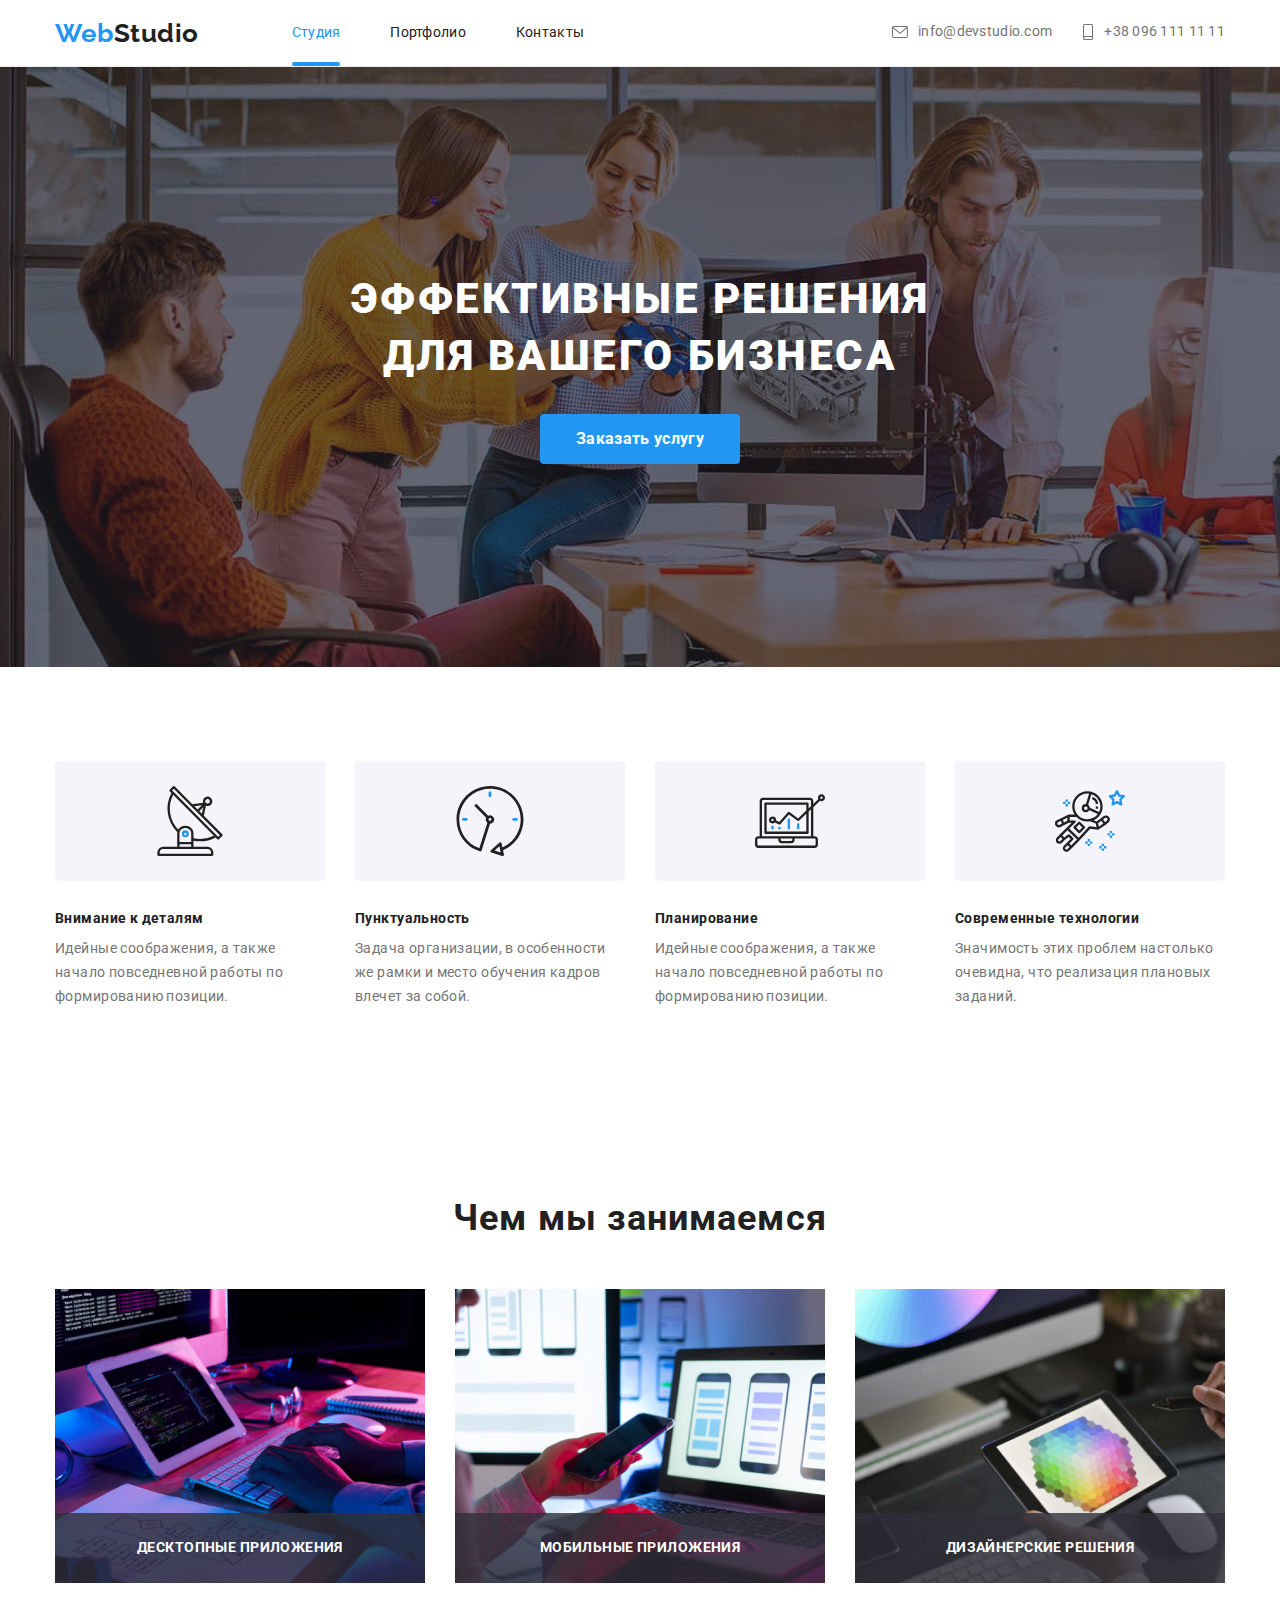
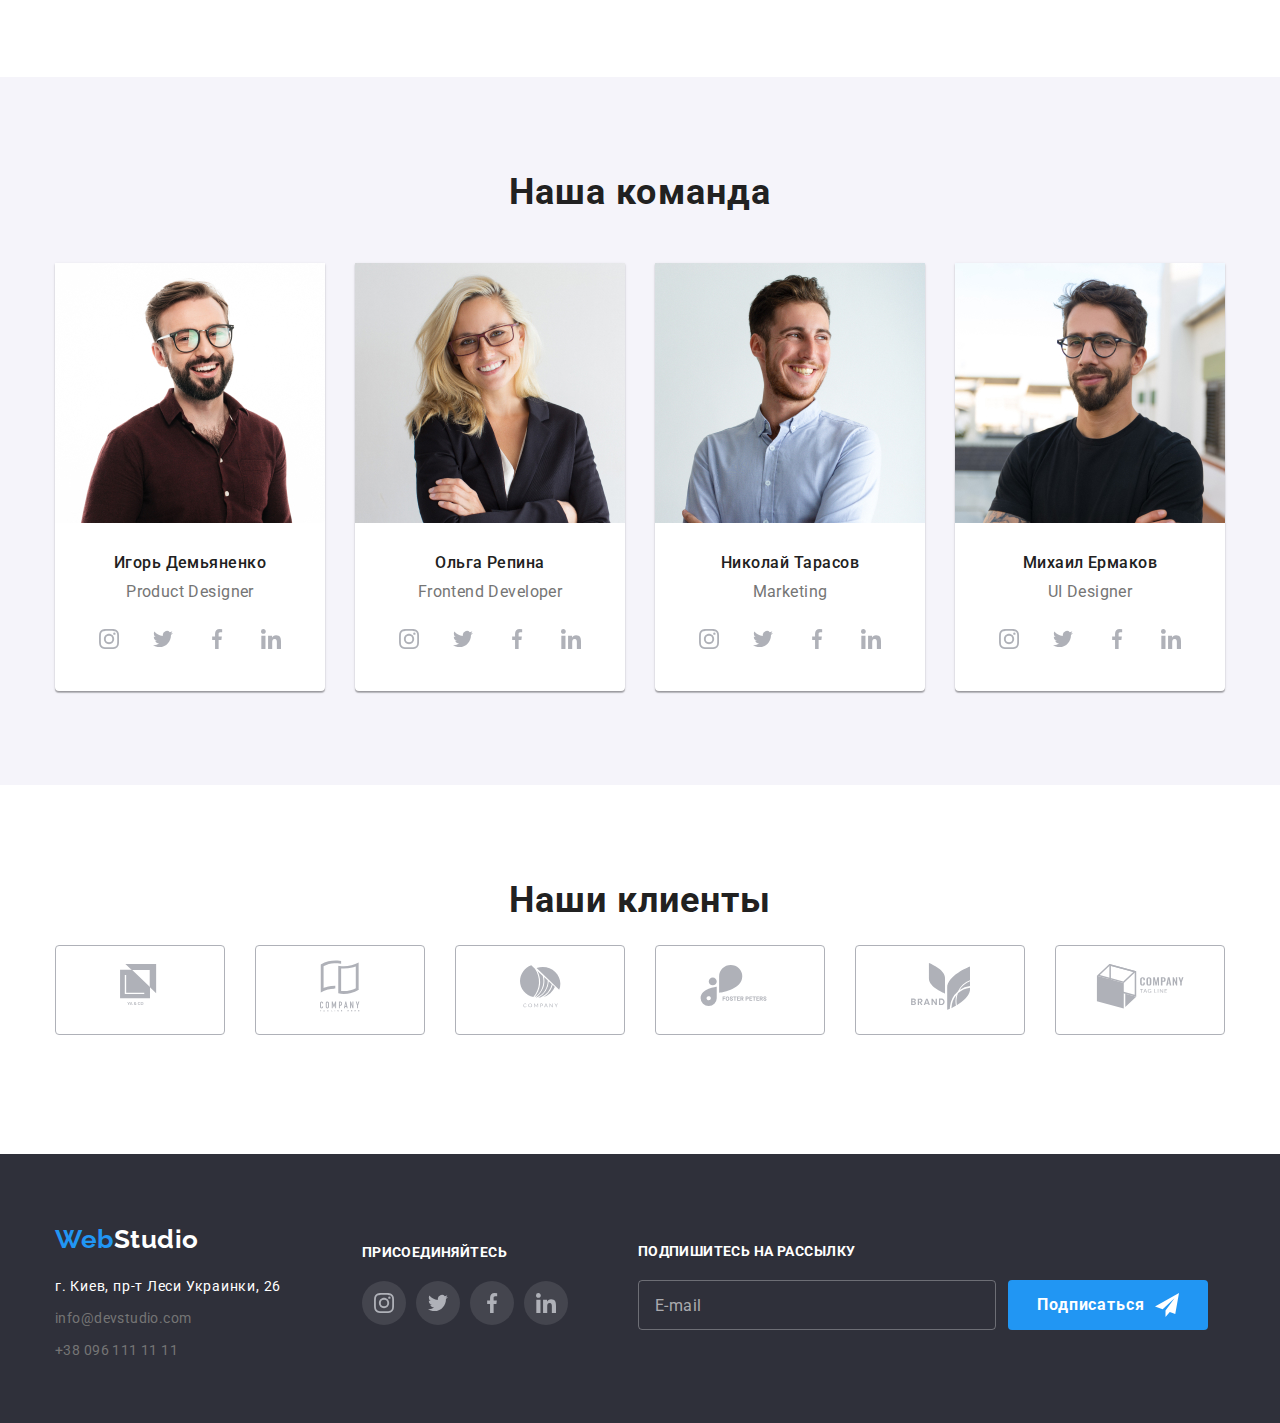
<file: index.html>
<!DOCTYPE html>
<html lang="ru">
	<head>
		<meta charset="UTF-8" />
		<meta name="viewport" content="width=device-width, initial-scale=1.0" />
		<link href="https://fonts.googleapis.com/css2?family=Raleway:wght@700&family=Roboto:wght@400;500;700;900&display=fallback" rel="stylesheet" />
		<link rel="stylesheet" href="https://cdnjs.cloudflare.com/ajax/libs/modern-normalize/0.7.0/modern-normalize.min.css" />
		<link rel="stylesheet" href="./css/style.css" />
		<title>WebStudio</title>
	</head>
	<body class="page">
		<!-- Шапка сайта  -->
		<header class="page-header header container flexbox no-padding">
			<nav class="header__nav flexbox">
				<a href="./index.html" lang="en" class="header__logo logo link"><span class="logo--accent">Web</span>Studio</a>
				<ul class="header__menu-list menu flexbox">
					<li class="menu__item"><a href="./index.html" class="link menu__link menu__link-current">Студия</a></li>
					<li class="menu__item"><a href="./portfolio.html" class="link menu__link">Портфолио</a></li>
					<li class="menu__item"><a href="/" class="link menu__link">Контакты</a></li>
				</ul>
			</nav>
			<address class="header__contacts-list contacts flexbox">
				<a href="mailto:info@devstudio.com " class="contacts__item link">
					<svg class="contacts__icon" width="16" height="12">
						<use href="./img/symbol-defs.svg#icon-envelope"></use>
					</svg>
					info@devstudio.com
				</a>
				<a href="tel:+380961111111" class="contacts__item link">
					<svg class="contacts__icon" width="12" height="16">
						<use href="./img/symbol-defs.svg#icon-smartphone"></use>
					</svg>
					+38 096 111 11 11
				</a>
			</address>
		</header>
		<!-- Уникальный контент -->
		<main class="page-main main main--border">
			<!-- Герой -->
			<section class="main__hero hero">
				<div class="container no-padding">
					<h1 class="hero__title">
						Эффективные решения <br />
						для вашего бизнеса
					</h1>
					<button class="hero__btn link" data-modal-open>Заказать услугу</button>
				</div>
			</section>
			<!-- Преимущества -->
			<section class="main__advantages">
				<div class="container">
					<h2 class="hidden">Наши преимущества</h2>
					<ul class="main__advantages-list advantages-list flexbox">
						<li class="main__advantages-item main__advantages-item--icon-antenna">
							<h3 class="advantages-list__title">Внимание к деталям</h3>
							<p class="advantages-list__description">Идейные соображения, а также начало повседневной работы по формированию позиции.</p>
						</li>
						<li class="main__advantages-item main__advantages-item--icon-clock">
							<h3 class="advantages-list__title">Пунктуальность</h3>
							<p class="advantages-list__description">Задача организации, в особенности же рамки и место обучения кадров влечет за собой.</p>
						</li>
						<li class="main__advantages-item main__advantages-item--icon-diagram">
							<h3 class="advantages-list__title">Планирование</h3>
							<p class="advantages-list__description">Идейные соображения, а также начало повседневной работы по формированию позиции.</p>
						</li>
						<li class="main__advantages-item main__advantages-item--icon-astronaut">
							<h3 class="advantages-list__title">Современные технологии</h3>
							<p class="advantages-list__description">Значимость этих проблем настолько очевидна, что реализация плановых заданий.</p>
						</li>
					</ul>
				</div>
			</section>
			<!-- Чем мы занимаемся -->
			<section class="main__we-are-doing we-are-doing">
				<div class="container">
					<h2 class="we-are-doing__title">Чем мы занимаемся</h2>
					<ul class="we-are-doing__list flexbox">
						<li class="we-are-doing__item">
							<img src="./img/box1.jpg" alt="box1" width="370" />
							<p class="we-are-doing__caption">Десктопные приложения</p>
						</li>
						<li class="we-are-doing__item">
							<img src="./img/box2.jpg" alt="box2" width="370" />
							<p class="we-are-doing__caption">Мобильные приложения</p>
						</li>
						<li class="we-are-doing__item" s>
							<img src="./img/box3.jpg" alt="box3" width="370" />
							<p class="we-are-doing__caption">Дизайнерские решения</p>
						</li>
					</ul>
				</div>
			</section>
			<section class="main__team team">
				<div class="container">
					<h2 class="team__title">Наша команда</h2>
					<ul class="team__members members flexbox">
						<li class="members__item">
							<img src="./img/Igor.jpg" alt="Игорь" width="270" />
							<h3 class="members__name">Игорь Демьяненко</h3>
							<p class="members__position">Product Designer</p>
							<ul class="members__social-network social-network flexbox">
								<li class="social-network__item">
									<a href="https://www.instagram.com/" target="_blank" class="social-network__link"
										><svg class="social-network__icon" width="20" height="20">
											<use href="./img/symbol-defs.svg#icon-instagram"></use>
										</svg>
									</a>
								</li>
								<li class="social-network__item">
									<a href="https://twitter.com/" target="_blank" class="social-network__link"
										><svg class="social-network__icon" width="20" height="20">
											<use href="./img/symbol-defs.svg#icon-twitter"></use>
										</svg>
									</a>
								</li>
								<li class="social-network__item">
									<a href="https://www.facebook.com/" target="_blank" class="social-network__link"
										><svg class="social-network__icon" width="20" height="20">
											<use href="./img/symbol-defs.svg#icon-facebook"></use>
										</svg>
									</a>
								</li>
								<li class="social-network__item">
									<a href="https://www.linkedin.com/" target="_blank" class="social-network__link"
										><svg class="social-network__icon" width="20" height="20">
											<use href="./img/symbol-defs.svg#icon-linkedin"></use>
										</svg>
									</a>
								</li>
							</ul>
						</li>
						<li class="members__item">
							<img src="./img/Olga.jpg" alt="Ольга" width="270" />
							<h3 class="members__name">Ольга Репина</h3>
							<p class="members__position">Frontend Developer</p>
							<ul class="members__social-network social-network flexbox">
								<li class="social-network__item">
									<a href="https://www.instagram.com/" target="_blank" class="social-network__link"
										><svg class="social-network__icon" width="20" height="20">
											<use href="./img/symbol-defs.svg#icon-instagram"></use>
										</svg>
									</a>
								</li>
								<li class="social-network__item">
									<a href="https://twitter.com/" target="_blank" class="social-network__link"
										><svg class="social-network__icon" width="20" height="20">
											<use href="./img/symbol-defs.svg#icon-twitter"></use>
										</svg>
									</a>
								</li>
								<li class="social-network__item">
									<a href="https://www.facebook.com/" target="_blank" class="social-network__link"
										><svg class="social-network__icon" width="20" height="20">
											<use href="./img/symbol-defs.svg#icon-facebook"></use>
										</svg>
									</a>
								</li>
								<li class="social-network__item">
									<a href="https://www.linkedin.com/" target="_blank" class="social-network__link"
										><svg class="social-network__icon" width="20" height="20">
											<use href="./img/symbol-defs.svg#icon-linkedin"></use>
										</svg>
									</a>
								</li>
							</ul>
						</li>
						<li class="members__item">
							<img src="./img/Nikolay.jpg" alt="Николай" width="270" />
							<h3 class="members__name">Николай Тарасов</h3>
							<p class="members__position">Marketing</p>
							<ul class="members__social-network social-network flexbox">
								<li class="social-network__item">
									<a href="https://www.instagram.com/" target="_blank" class="social-network__link"
										><svg class="social-network__icon" width="20" height="20">
											<use href="./img/symbol-defs.svg#icon-instagram"></use>
										</svg>
									</a>
								</li>
								<li class="social-network__item">
									<a href="https://twitter.com/" target="_blank" class="social-network__link"
										><svg class="social-network__icon" width="20" height="20">
											<use href="./img/symbol-defs.svg#icon-twitter"></use>
										</svg>
									</a>
								</li>
								<li class="social-network__item">
									<a href="https://www.facebook.com/" target="_blank" class="social-network__link"
										><svg class="social-network__icon" width="20" height="20">
											<use href="./img/symbol-defs.svg#icon-facebook"></use>
										</svg>
									</a>
								</li>
								<li class="social-network__item">
									<a href="https://www.linkedin.com/" target="_blank" class="social-network__link"
										><svg class="social-network__icon" width="20" height="20">
											<use href="./img/symbol-defs.svg#icon-linkedin"></use>
										</svg>
									</a>
								</li>
							</ul>
						</li>
						<li class="members__item">
							<img src="./img/Michael.jpg" alt="Михаил" width="270" />
							<h3 class="members__name">Михаил Ермаков</h3>
							<p class="members__position">UI Designer</p>
							<ul class="members__social-network social-network flexbox">
								<li class="social-network__item">
									<a href="https://www.instagram.com/" target="_blank" class="social-network__link"
										><svg class="social-network__icon" width="20" height="20">
											<use href="./img/symbol-defs.svg#icon-instagram"></use>
										</svg>
									</a>
								</li>
								<li class="social-network__item">
									<a href="https://twitter.com/" target="_blank" class="social-network__link"
										><svg class="social-network__icon" width="20" height="20">
											<use href="./img/symbol-defs.svg#icon-twitter"></use>
										</svg>
									</a>
								</li>
								<li class="social-network__item">
									<a href="https://www.facebook.com/" target="_blank" class="social-network__link"
										><svg class="social-network__icon" width="20" height="20">
											<use href="./img/symbol-defs.svg#icon-facebook"></use>
										</svg>
									</a>
								</li>
								<li class="social-network__item">
									<a href="https://www.linkedin.com/" target="_blank" class="social-network__link"
										><svg class="social-network__icon" width="20" height="20">
											<use href="./img/symbol-defs.svg#icon-linkedin"></use>
										</svg>
									</a>
								</li>
							</ul>
						</li>
					</ul>
				</div>
			</section>
			<section class="main__clients clients">
				<div class="container">
					<h2 class="clients__title">Наши клиенты</h2>
					<ul class="clients__list flexbox">
						<li class="clients__card">
							<a href="" class="clients__link"
								><svg class="clients__icon" width="44" height="44">
									<use href="./img/symbol-defs.svg#icon-client1"></use>
								</svg>
							</a>
						</li>
						<li class="clients__card">
							<a href="" class="clients__link"
								><svg class="clients__icon" width="40" height="52">
									<use href="./img/symbol-defs.svg#icon-client2"></use>
								</svg>
							</a>
						</li>
						<li class="clients__card">
							<a href="" class="clients__link"
								><svg class="clients__icon" width="41" height="43">
									<use href="./img/symbol-defs.svg#icon-client3"></use>
								</svg>
							</a>
						</li>
						<li class="clients__card">
							<a href="" class="clients__link"
								><svg class="clients__icon" width="80" height="42">
									<use href="./img/symbol-defs.svg#icon-client4"></use>
								</svg>
							</a>
						</li>
						<li class="clients__card">
							<a href="" class="clients__link"
								><svg class="clients__icon" width="59" height="47">
									<use href="./img/symbol-defs.svg#icon-client5"></use>
								</svg>
							</a>
						</li>
						<li class="clients__card">
							<a href="" class="clients__link"
								><svg class="clients__icon" width="89" height="45">
									<use href="./img/symbol-defs.svg#icon-client6"></use>
								</svg>
							</a>
						</li>
					</ul>
				</div>
			</section>
		</main>
		<!-- Футер -->
		<footer class="page__footer footer">
			<div class="container flexbox">
				<div class="footer__information information">
					<a href="" lang="en" class="information__logo logo logo--color link"><span class="logo--accent">Web</span>Studio</a>
					<address class="information__list">
						<p class="information__adress">г. Киев, пр-т Леси Украинки, 26</p>
						<a href="mailto:info@devstudio.com " class="information__link link">info@devstudio.com</a><br />
						<a href="tel:+380961111111" class="information__link link"> +38 096 111 11 11</a>
					</address>
				</div>
				<div class="join">
					<h3 class="join-title">Присоединяйтесь</h3>
					<ul class="join__social-network social-network flexbox">
						<li class="social-network__item">
							<a href="https://www.instagram.com/" target="_blank" class="social-network__link social-network__link--bgc-color"
								><svg class="social-network__icon" width="20" height="20">
									<use href="./img/symbol-defs.svg#icon-instagram"></use>
								</svg>
							</a>
						</li>
						<li class="social-network__item">
							<a href="https://twitter.com/" target="_blank" class="social-network__link social-network__link--bgc-color"
								><svg class="social-network__icon" width="20" height="20">
									<use href="./img/symbol-defs.svg#icon-twitter"></use>
								</svg>
							</a>
						</li>
						<li class="social-network__item">
							<a href="https://www.facebook.com/" target="_blank" class="social-network__link social-network__link--bgc-color"
								><svg class="social-network__icon" width="20" height="20">
									<use href="./img/symbol-defs.svg#icon-facebook"></use>
								</svg>
							</a>
						</li>
						<li class="social-network__item">
							<a href="https://www.linkedin.com/" target="_blank" class="social-network__link social-network__link--bgc-color"
								><svg class="social-network__icon" width="20" height="20">
									<use href="./img/symbol-defs.svg#icon-linkedin"></use>
								</svg>
							</a>
						</li>
					</ul>
				</div>
				<div class="footer__form-subscription">
					<form action="#" class="form-subscription">
						<label class="form-subscription__label">
							<h3 class="form-subscription__title">Подпишитесь на рассылку</h3>
							<input type="email" name="email" class="form-subscription__input" placeholder="E-mail" />
						</label>
						<button type="submit" class="form-subscription__btn">
							Подписаться
							<svg class="form-subscription__icon-send" width="24" height="24">
								<use href="./img/symbol-defs.svg#icon_send"></use>
							</svg>
						</button>
					</form>
				</div>
			</div>
		</footer>
		<div class="backdrop is-hidden" data-modal>
			<div class="backdrop__modal modal">
				<a class="modal__close-btn" data-modal-close>
					<svg class="modal__close-icon" width="18" height="18">
						<use href="./img/symbol-defs.svg#icon-close"></use>
					</svg>
				</a>
				<form action="" method="post" class="modal-form-check-in form-check-in" autocomplete="off">
					<h2 class="form-check-in__title">Оставьте свои данные, мы вам перезвоним</h2>
					<label class="form-check-in__field">
						<span class="form-check-in__input-name">Имя</span>
						<input type="text" name="name" class="form-check-in__input" />
						<svg class="form-check-in__icon" width="18" height="18">
							<use href="./img/symbol-defs.svg#icon-name"></use>
						</svg>
					</label>
					<label class="form-check-in__field">
						<span class="form-check-in__input-name">Телефон</span>
						<input type="tel" name="tel" class="form-check-in__input" />
						<svg class="form-check-in__icon" width="18" height="18">
							<use href="./img/symbol-defs.svg#icon-phone"></use>
						</svg>
					</label>
					<label class="form-check-in__field">
						<span class="form-check-in__input-name">Почта</span>
						<input type="email" name="email" class="form-check-in__input" />
						<svg class="form-check-in__icon" width="18" height="18">
							<use href="./img/symbol-defs.svg#icon-mail"></use>
						</svg>
					</label>
					<label>
						<span class="form-check-in__input-name">Комментарий</span>
						<textarea name="comment" id="text" rows="5" class="form-check-in__text" placeholder="Оставьте комментарий"></textarea>
					</label>
					<label class="form-check-in__checkbox checkbox">
						<input type="checkbox" class="checkbox__input visually-hidden" name="consent" value="no" />
						<span class="checkbox__icon"></span>
						<span class="form-check-in__terms">Соглашаюсь с рассылкой и принимаю <a href="" class="link--policy link">Условия договора</a> </span>
					</label>
					<button type="submit" class="form-check-in__btn">Отправить</button>
				</form>
			</div>
		</div>
		<script src="./js/modal.js"></script>
	</body>
</html>
</file>
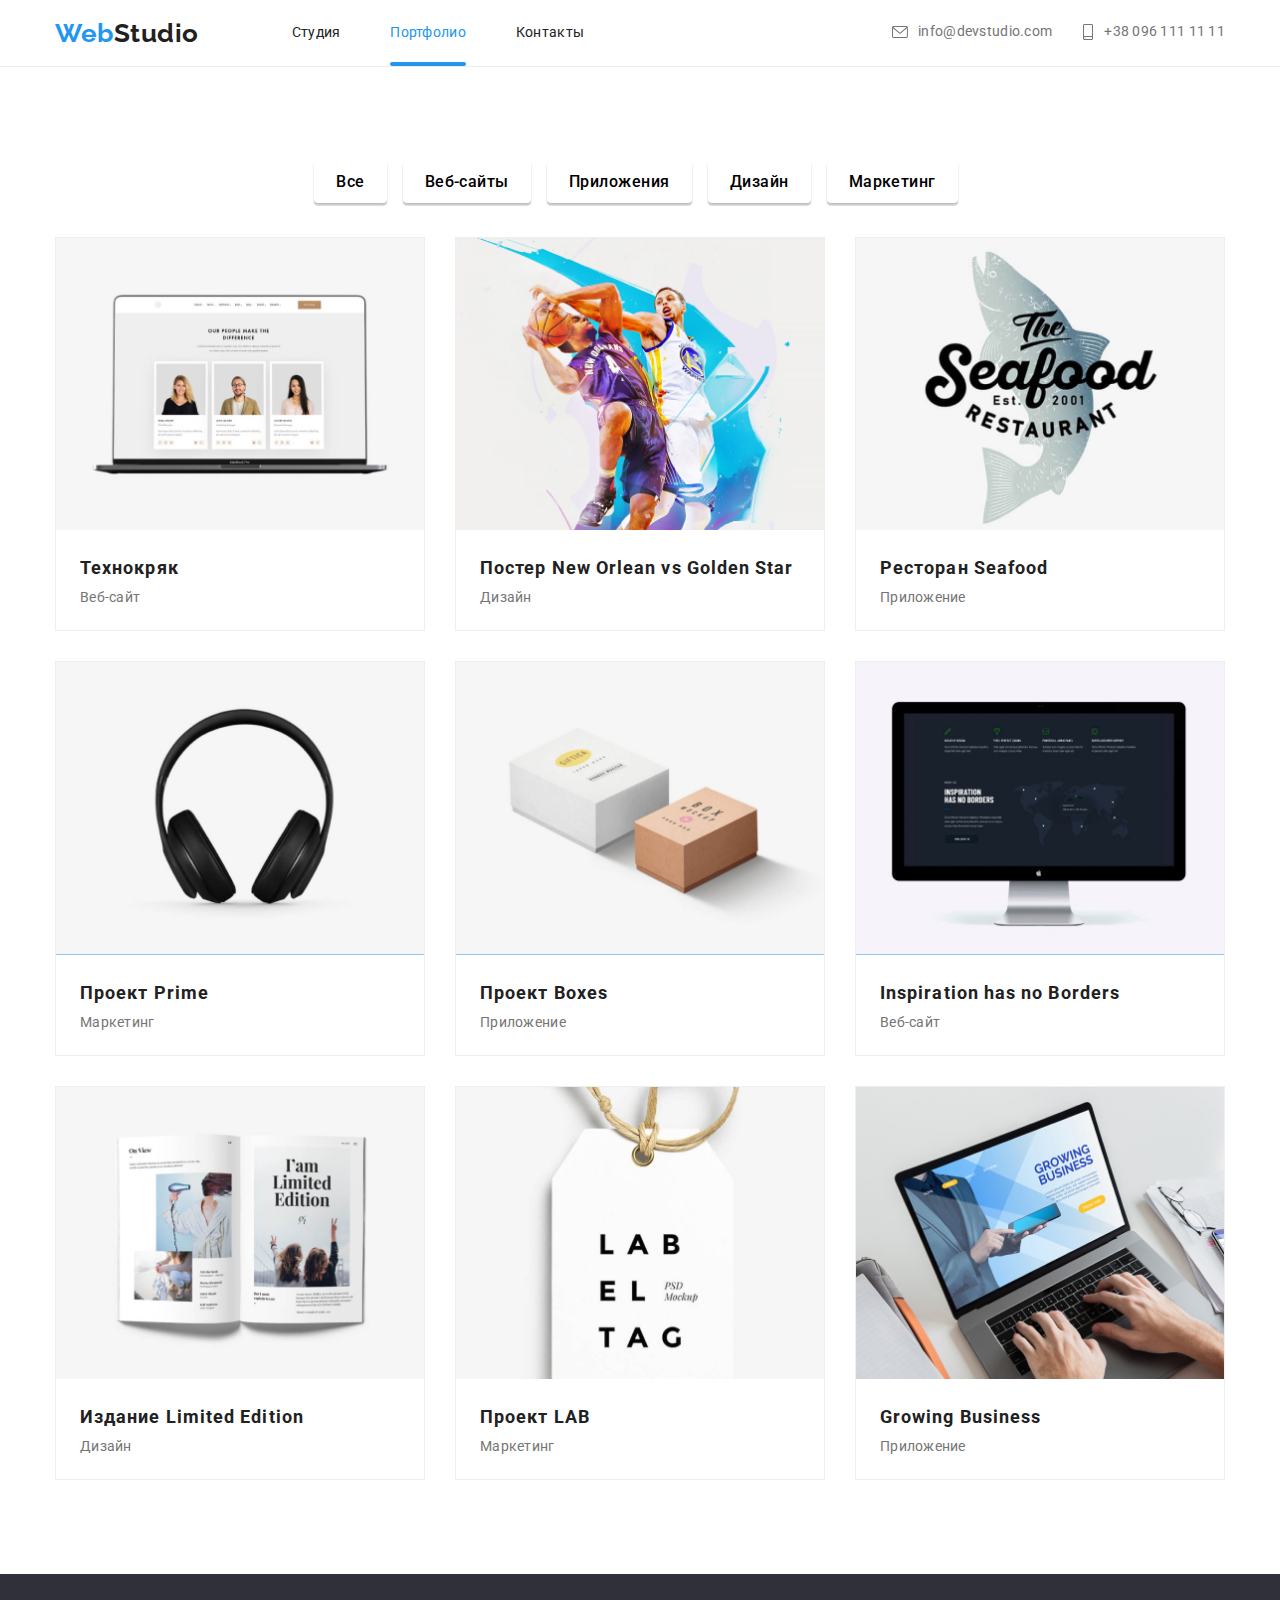
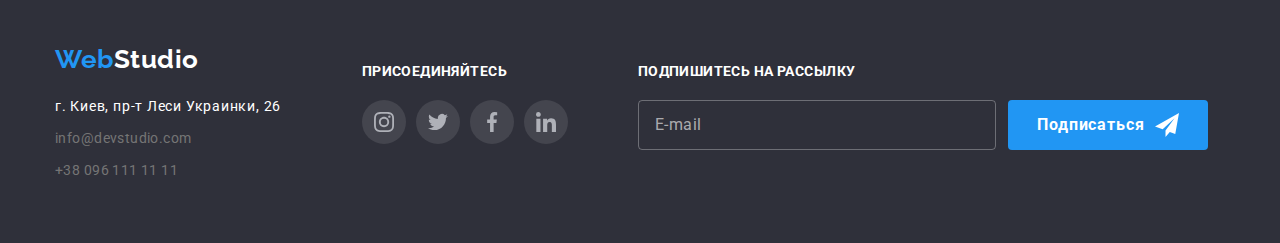
<file: portfolio.html>
<!DOCTYPE html>
<html lang="ru">
	<head>
		<meta charset="UTF-8" />
		<meta name="viewport" content="width=device-width, initial-scale=1.0" />
		<link href="https://fonts.googleapis.com/css2?family=Raleway:wght@400;700&family=Roboto:wght@400;900&display=fallback" rel="stylesheet" />
		<link rel="stylesheet" href="https://cdnjs.cloudflare.com/ajax/libs/modern-normalize/0.7.0/modern-normalize.min.css" />
		<link rel="stylesheet" href="./css/style.css" />
		<title>Portfolio</title>
	</head>
	<body class="page">
		<!-- Шапка сайта  -->
		<header class="page-header header container flexbox no-padding">
			<nav class="header__nav flexbox">
				<a href="./index.html" lang="en" class="header__logo logo link"><span class="logo--accent">Web</span>Studio</a>
				<ul class="header__menu-list menu flexbox">
					<li class="menu__item"><a href="./index.html" class="link menu__link">Студия</a></li>
					<li class="menu__item"><a href="./portfolio.html" class="link menu__link menu__link-current">Портфолио</a></li>
					<li class="menu__item"><a href="/" class="link menu__link">Контакты</a></li>
				</ul>
			</nav>
			<address class="header__contacts-list contacts flexbox">
				<a href="mailto:info@devstudio.com " class="contacts__item link">
					<svg class="contacts__icon" width="16" height="12">
						<use href="./img/symbol-defs.svg#icon-envelope"></use>
					</svg>
					info@devstudio.com
				</a>
				<a href="tel:+380961111111" class="contacts__item link">
					<svg class="contacts__icon" width="12" height="16">
						<use href="./img/symbol-defs.svg#icon-smartphone"></use>
					</svg>
					+38 096 111 11 11
				</a>
			</address>
		</header>
		<!-- Уникальный контент -->
		<main class="main--border">
			<div class="container">
				<!-- секция фильтров по проэктам -->
				<section class="main__filters filters">
					<h1 class="hidden">Перечень проектов</h1>
					<ul class="filters__btn-list">
						<li class="filters__item"><button class="filters__button">Все</button></li>
						<li class="filters__item"><button class="filters__button">Веб-сайты</button></li>
						<li class="filters__item"><button class="filters__button">Приложения</button></li>
						<li class="filters__item"><button class="filters__button">Дизайн</button></li>
						<li class="filters__item"><button class="filters__button">Маркетинг</button></li>
					</ul>
				</section>
				<!-- Секция проэктов -->
				<section class="main__portfolio portfolio">
					<ul class="portfolio__card-list">
						<li class="portfolio__card card">
							<a href="" class="card__link link">
								<div class="card-overlay">
									<img src="./img/project1.jpg" alt="project1	" width="370" />
									<p class="card-overlay__text">Технокряк это современная площадка распространения коронавируса. Компании используют эту платформу для цифрового шпионажа и атак на защищённые сервера конкурентов.</p>
								</div>
								<div class="card__info">
									<h2 class="card__name">Технокряк</h2>
									<p class="card__category">Веб-сайт</p>
								</div>
							</a>
						</li>
						<li class="portfolio__card card">
							<a href="" class="card__link link">
								<div class="card-overlay">
									<img src="./img/project2.jpg" alt="project2" width="370" />
									<p class="card-overlay__text">Технокряк это современная площадка распространения коронавируса. Компании используют эту платформу для цифрового шпионажа и атак на защищённые сервера конкурентов.</p>
								</div>
								<div class="card__info">
									<h2 class="card__name">Постер New Orlean vs Golden Star</h2>
									<p class="card__category">Дизайн</p>
								</div>
							</a>
						</li>
						<li class="portfolio__card card">
							<a href="" class="card__link link">
								<div class="card-overlay">
									<img src="./img/project3.jpg" alt="project3" width="370" />
									<p class="card-overlay__text">Технокряк это современная площадка распространения коронавируса. Компании используют эту платформу для цифрового шпионажа и атак на защищённые сервера конкурентов.</p>
								</div>
								<div class="card__info">
									<h2 class="card__name">Ресторан Seafood</h2>
									<p class="card__category">Приложение</p>
								</div>
							</a>
						</li>
						<li class="portfolio__card card">
							<a href="" class="card__link link">
								<div class="card-overlay">
									<img src="./img/project4.jpg" alt="project4" width="370" />
									<p class="card-overlay__text">Технокряк это современная площадка распространения коронавируса. Компании используют эту платформу для цифрового шпионажа и атак на защищённые сервера конкурентов.</p>
								</div>
								<div class="card__info">
									<h2 class="card__name">Проект Prime</h2>
									<p class="card__category">Маркетинг</p>
								</div>
							</a>
						</li>
						<li class="portfolio__card card">
							<a href="" class="card__link link">
								<div class="card-overlay">
									<img src="./img/project5.jpg" alt="project5" width="370" />
									<p class="card-overlay__text">Технокряк это современная площадка распространения коронавируса. Компании используют эту платформу для цифрового шпионажа и атак на защищённые сервера конкурентов.</p>
								</div>
								<div class="card__info">
									<h2 class="card__name">Проект Boxes</h2>
									<p class="card__category">Приложение</p>
								</div>
							</a>
						</li>
						<li class="portfolio__card card">
							<a href="" class="card__link link">
								<div class="card-overlay">
									<img src="./img/project6.jpg" alt="project6" width="370" />
									<p class="card-overlay__text">Технокряк это современная площадка распространения коронавируса. Компании используют эту платформу для цифрового шпионажа и атак на защищённые сервера конкурентов.</p>
								</div>
								<div class="card__info">
									<h2 class="card__name">Inspiration has no Borders</h2>
									<p class="card__category">Веб-сайт</p>
								</div>
							</a>
						</li>
						<li class="portfolio__card card">
							<a href="" class="card__link link">
								<div class="card-overlay">
									<img src="./img/project7.jpg" alt="project7" width="370" />
									<p class="card-overlay__text">Технокряк это современная площадка распространения коронавируса. Компании используют эту платформу для цифрового шпионажа и атак на защищённые сервера конкурентов.</p>
								</div>
								<div class="card__info">
									<h2 class="card__name">Издание Limited Edition</h2>
									<p class="card__category">Дизайн</p>
								</div>
							</a>
						</li>
						<li class="portfolio__card card">
							<a href="" class="card__link link">
								<div class="card-overlay">
									<img src="./img/project8.jpg" alt="project8" width="370" />
									<p class="card-overlay__text">Технокряк это современная площадка распространения коронавируса. Компании используют эту платформу для цифрового шпионажа и атак на защищённые сервера конкурентов.</p>
								</div>
								<div class="card__info">
									<h2 class="card__name">Проект LAB</h2>
									<p class="card__category">Маркетинг</p>
								</div>
							</a>
						</li>
						<li class="portfolio__card card">
							<a href="" class="card__link link">
								<div class="card-overlay">
									<img src="./img/project9.jpg" alt="project9" width="370" />
									<p class="card-overlay__text">Технокряк это современная площадка распространения коронавируса. Компании используют эту платформу для цифрового шпионажа и атак на защищённые сервера конкурентов.</p>
								</div>
								<div class="card__info">
									<h2 class="card__name">Growing Business</h2>
									<p class="card__category">Приложение</p>
								</div>
							</a>
						</li>
					</ul>
				</section>
			</div>
		</main>
		<!-- Футер -->
		<footer class="page__footer footer">
			<div class="container flexbox">
				<div class="footer__information information">
					<a href="" lang="en" class="information__logo logo logo--color link"><span class="logo--accent">Web</span>Studio</a>
					<address class="information__list">
						<p class="information__adress">г. Киев, пр-т Леси Украинки, 26</p>
						<a href="mailto:info@devstudio.com " class="information__link link">info@devstudio.com</a><br />
						<a href="tel:+380961111111" class="information__link link"> +38 096 111 11 11</a>
					</address>
				</div>
				<div class="join">
					<h3 class="join-title">Присоединяйтесь</h3>
					<ul class="join__social-network social-network flexbox">
						<li class="social-network__item">
							<a href="https://www.instagram.com/" target="_blank" class="social-network__link social-network__link--bgc-color"
								><svg class="social-network__icon" width="20" height="20">
									<use href="./img/symbol-defs.svg#icon-instagram"></use>
								</svg>
							</a>
						</li>
						<li class="social-network__item">
							<a href="https://twitter.com/" target="_blank" class="social-network__link social-network__link--bgc-color"
								><svg class="social-network__icon" width="20" height="20">
									<use href="./img/symbol-defs.svg#icon-twitter"></use>
								</svg>
							</a>
						</li>
						<li class="social-network__item">
							<a href="https://www.facebook.com/" target="_blank" class="social-network__link social-network__link--bgc-color"
								><svg class="social-network__icon" width="20" height="20">
									<use href="./img/symbol-defs.svg#icon-facebook"></use>
								</svg>
							</a>
						</li>
						<li class="social-network__item">
							<a href="https://www.linkedin.com/" target="_blank" class="social-network__link social-network__link--bgc-color"
								><svg class="social-network__icon" width="20" height="20">
									<use href="./img/symbol-defs.svg#icon-linkedin"></use>
								</svg>
							</a>
						</li>
					</ul>
				</div>
				<div class="footer__form-subscription">
					<form action="#" class="form-subscription">
						<label class="form-subscription__label">
							<h3 class="form-subscription__title">Подпишитесь на рассылку</h3>
							<input type="email" name="email" class="form-subscription__input" placeholder="E-mail" />
						</label>
						<button type="submit" class="form-subscription__btn">
							Подписаться
							<svg class="form-subscription__icon-send" width="24" height="24">
								<use href="./img/symbol-defs.svg#icon_send"></use>
							</svg>
						</button>
					</form>
				</div>
			</div>
		</footer>
	</body>
</html>
</file>
<file: css/style.css>
/* основной цвет фона #FFFFFF; */
/* вторичный цвет фона #2F303A */
/* цвет основного текста #212121; */
/* цвет вторичного текста #757575; */
/* белый #FFFFFF */
/* акцент #2196F3; */
/* цвет фона преимуществ #F5F4FA; */
/* цвет иконок секции "Наши клиенты" #AFB1B8; */
/* цвет ссылок футера rgba(255, 255, 255, 0.6); */
/* цвет фона соц сетей rgba(255, 255, 255, 0.1); */

:root {
	--primary-bg-color: #ffffff;
	--secondary-bg-color: #2f303a;
	--color-main-text: #212121;
	--color-secondary-text: #757575;
	--white: #ffffff;
	--accent: #2196f3;
	--color-bg-advantges: #f5f4fa;
	--color-icon-our-clients: #afb1b8;
	--color-footers-link: rgba(255, 255, 255, 0.6);
	--color-ftr-social-link: rgba(255, 255, 255, 0.1);
}
/* Общее форматирование */
body {
	background-color: var(--primary-bg-color);
	color: var(--color-main-text);
	font-family: Roboto, sans-serif;
	font-weight: 400;
	font-size: 14px;
	line-height: 1.71;
	letter-spacing: 0.03em;
	margin-right: auto;
	margin-left: auto;
}

ul {
	list-style: none;
	padding: 0;
	margin: 0;
}

img {
	display: block;
	max-width: 100%;
	height: auto;
}
.main--border {
	border-top: 1px solid #ececec;
}

.link {
	text-decoration: none;
	font-style: normal;
	font-weight: 400;
	line-height: 1.14;
	letter-spacing: 0.02em;
}
.container {
	width: 1200px;
	margin-right: auto;
	margin-left: auto;
	padding-left: 15px;
	padding-right: 15px;
	padding-top: 94px;
	padding-bottom: 94px;
}
.no-padding {
	padding-top: 0px;
	padding-bottom: 0px;
}

.visually-hidden {
	position: absolute;
	width: 1px;
	height: 1px;
	margin: -1px;
	border: 0;
	padding: 0;
	clip: rect(0 0 0 0);
	overflow: hidden;
}
/* Шапка сайта  */
.container.header {
	align-items: center;
}

.flexbox {
	display: flex;
	align-items: center;
}
.menu__item {
	margin-right: 50px;
}

.header__contacts-list {
	margin-left: auto;
}
.header__menu-list .menu__link,
.header__contacts-list .contacts__item {
	padding-top: 24px;
	padding-bottom: 26px;
	transition-duration: 250ms;
	transition-timing-function: cubic-bezier(0.4, 0, 0.2, 1);
}
.header__menu-list .menu__link {
	color: var(--color-main-text);
}
.contacts__item,
.contacts__item {
	display: flex;
	align-items: center;
	color: var(--color-secondary-text);
	transition-duration: 250ms;
	transition-timing-function: cubic-bezier(0.4, 0, 0.2, 1);
}

.header__menu-list .menu__link:hover,
.header__menu-list .menu__link:focus,
.header__menu-list .menu__link-current,
.logo--accent,
.contacts__item:hover,
.contacts__item:focus {
	color: var(--accent);
}

.header__menu-list .menu__link-current {
	position: relative;
}
.header__menu-list .menu__link-current::before {
	content: '';
	position: absolute;
	bottom: 0;
	left: 0;
	width: 100%;
	height: 4px;

	background-color: var(--accent);

	border-radius: 2px;
}

.contacts__icon {
	fill: currentColor;
	margin-right: 10px;
}
.contacts__item:first-child {
	margin-right: 30px;
}
/* Логотип */
.logo {
	color: var(--color-main-text);
	font-family: Raleway, sans-serif;
	font-style: normal;
	font-weight: 700;
	font-size: 26px;
	line-height: 1.19;
	margin-right: 93px;
}

/* Герой */

.main__hero {
	display: flex;
	align-items: center;

	max-width: 1600px;
	height: 600px;
	margin: 0 auto;

	background-color: var(--secondary-bg-color);
	background-image: linear-gradient(to right, rgba(47, 48, 58, 0.4), rgba(47, 48, 58, 0.4)), url(../img/portfolio.jpg);
	background-repeat: no-repeat;
	background-size: cover;
	background-position: 0px 0px;
}

.main__hero .container {
	color: var(--white);
	text-align: center;
}

.main__hero .hero__title {
	font-weight: 900;
	font-size: 42px;
	line-height: 1.36;
	letter-spacing: 0.06em;
	text-transform: uppercase;
	margin-top: 0;
	margin-right: 0;
	margin-bottom: 30px;
	text-align: center;
}

.hero__btn {
	display: inline-block;
	background-color: var(--accent);
	color: var(--white);
	font-weight: bold;
	font-size: 16px;
	line-height: 1.87;
	min-width: 200px;
	padding: 10px 32px;
	border-radius: 4px;

	cursor: pointer;
	border: none;
	border-color: var(--accent);
	transition-duration: 250ms;
	transition-timing-function: cubic-bezier(0.4, 0, 0.2, 1);
}

.hero__btn:focus,
.hero__btn:hover {
	background-color: var(--white);
	color: var(--accent);
}
/* Стили секций */
section p {
	color: var(--color-secondary-text);
	font-style: normal;
	font-weight: 400;
	font-size: 14px;
	line-height: 1.71;
}

section h2 {
	font-style: normal;
	font-weight: 700;
	font-size: 36px;
	line-height: 1.17;
	text-align: center;
	letter-spacing: 0.03em;
	color: var(--color-main-text);
	margin-top: 0px;
	margin-bottom: 0px;
}
section .hidden {
	display: none;
}

/* Стиль преимуществ */
.main__advantages h3 {
	font-style: normal;
	font-weight: 700;
	font-size: 14px;
	line-height: 1.14;
	letter-spacing: 0.03em;
	margin-top: 0px;
	margin-bottom: 10px;
}

p {
	margin-top: 0px;
	margin-bottom: 0px;
}

.main__advantages-list {
	flex-wrap: wrap;
}

.main__advantages-item::before {
	content: '';
	display: block;

	height: 120px;
	margin-bottom: 30px;
	border-radius: 4px;

	background-size: content;
	background-repeat: no-repeat;
	background-position: center;
	background-color: var(--color-bg-advantges);
}

.main__advantages-item--icon-antenna::before {
	background-image: url(../img/antenna.svg);
}
.main__advantages-item--icon-clock::before {
	background-image: url(../img/clock.svg);
}
.main__advantages-item--icon-diagram::before {
	background-image: url(../img/diagram.svg);
}
.main__advantages-item--icon-astronaut::before {
	background-image: url(../img/astronaut.svg);
}

.main__advantages-item:not(:last-child) {
	margin-right: 30px;
}
.main__advantages-item {
	width: calc((100% - 3 * 30px) / 4);
}

/* Чем мы занимаемся  */
.we-are-doing__item {
	position: relative;
}
.we-are-doing__item:not(:last-child) {
	margin-right: 30px;
}

.we-are-doing__list {
	flex-wrap: wrap;
	margin-top: 50px;
}

.we-are-doing__caption {
	position: absolute;
	bottom: 0;
	left: 0;
	width: 100%;
	height: 70px;
	padding-top: 27px;

	text-align: center;

	background-color: rgba(47, 48, 58, 0.8);

	font-weight: 700;
	font-size: 14px;
	line-height: 1.14;
	text-align: center;
	letter-spacing: 0.03em;
	text-transform: uppercase;
	color: #ffffff;
}

/* "Наша команда */
.team {
	background-color: var(--color-bg-advantges);
}
.team h3 {
	margin-top: 0px;
	margin-bottom: 0px;
	font-weight: 500;
	font-size: 16px;
	line-height: 1.19;
	text-align: center;
	letter-spacing: 0.03em;
	margin-bottom: 10px;
	margin-top: 30px;
}
.team p {
	font-style: normal;
	font-weight: 400;
	font-size: 16px;
	line-height: 1.19;
	text-align: center;
	margin-bottom: 16px;
}

.team__members {
	flex-wrap: wrap;
	margin-top: 50px;
}
.members__item {
	width: calc((100% - 3 * 30px) / 4);
	background-color: var(--primary-bg-color);
	box-shadow: 0px 1px 3px rgba(0, 0, 0, 0.12), 0px 1px 1px rgba(0, 0, 0, 0.14), 0px 2px 1px rgba(0, 0, 0, 0.2);
	border-radius: 0px 0px 4px 4px;
}
.members__item:not(:last-child) {
	margin-right: 30px;
}

.social-network {
	justify-content: center;
	margin-bottom: 30px;
}
.social-network__item:not(:last-child) {
	margin-right: 10px;
}
.social-network__link {
	display: flex;
	justify-content: center;
	align-items: center;
	width: 44px;
	height: 44px;
	border-radius: 50%;
	transition-property: background-color;
	transition-duration: 250ms;
	transition-timing-function: cubic-bezier(0.4, 0, 0.2, 1);
}
.social-network__icon {
	fill: var(--color-icon-our-clients);
	transition-property: fill;
	transition-duration: 250ms;
	transition-timing-function: cubic-bezier(0.4, 0, 0.2, 1);
}
.social-network__link:hover,
.social-network__link:focus {
	background-color: var(--accent);
}
.social-network__link:hover .social-network__icon,
.social-network__link:focus .social-network__icon {
	fill: var(--primary-bg-color);
}

.social-network__link--bgc-color {
	background-color: var(--color-ftr-social-link);
}
/* Наши клиенты */
.clients__list {
	justify-content: center;
	padding-top: 24px;
	padding-bottom: 25px;
}
.clients__card {
	display: flex;
	justify-content: center;
	align-items: center;
	width: 170px;
	height: 90px;
	border: 1px solid #afb1b8;
	border-radius: 4px;
	transition-property: border;
	transition-duration: 250ms;
	transition-timing-function: cubic-bezier(0.4, 0, 0.2, 1);
}
.clients__icon {
	fill: var(--color-icon-our-clients);
	transition-duration: 250ms;
	transition-timing-function: cubic-bezier(0.4, 0, 0.2, 1);
}
.clients__card:not(:last-child) {
	margin-right: 30px;
}
.clients__card:hover,
.clients__card:focus {
	border: 1px solid #2196f3;
	cursor: pointer;
}
.clients__card:hover .clients__icon,
.clients__card:focus .clients__icon {
	fill: var(--accent);
}
/* Футер */
.footer {
	background-color: var(--secondary-bg-color);
	color: var(--primary-bg-color);
	font-size: 26px;
	line-height: 1.19;
	letter-spacing: 0.03em;
	padding-top: 70px;
	padding-bottom: 60px;
}
.footer .container {
	padding-top: 0px;
	padding-bottom: 0px;
}

.information__adress {
	font-size: 14px;
	line-height: 1.71;
	font-style: normal;
	color: var(--white-text-color);
	margin-top: 20px;
	margin-bottom: 0px;
}
.logo--color {
	color: var(--primary-bg-color);
}

.information__link {
	font-style: normal;
	font-weight: 400;
	font-size: 14px;
	line-height: 1.71;
	letter-spacing: 0.03em;
	color: var(--color-secondary-text);
	transition-duration: 250ms;
	transition-timing-function: cubic-bezier(0.4, 0, 0.2, 1);
}

.information__link:hover,
.information__link:focus {
	color: var(--primary-bg-color);
}
/* Присоединяйтесь */
.join {
	margin-top: 12px;
	margin-left: 70px;
}

.join-title,
.form-subscription__title {
	margin-top: 0;
	margin-bottom: 20px;
	font-style: normal;
	font-weight: 700;
	font-size: 14px;
	line-height: 1.14;
	letter-spacing: 0.03em;
	text-transform: uppercase;
	color: #ffffff;
}

/* Форма подписки */
.footer__form-subscription {
	display: flex;
	align-self: flex-start;
	margin-top: 20px;
	margin-left: 70px;
}

.form-subscription {
	display: flex;
	align-items: flex-end;
}
.form-subscription__input {
	width: 358px;
	height: 50px;
	outline: none;
	padding-left: 16px;
	padding-right: 16px;
	border-radius: 4px;
	border: 1px solid rgba(255, 255, 255, 0.3);
	background-color: transparent;

	font-size: 16px;
	color: var(--white);
}

.form-subscription__input:focus {
	border-color: white;
}
.form-subscription__input::placeholder {
	font-size: 16px;
	line-height: 1.25;
	letter-spacing: 0.03em;

	color: rgba(255, 255, 255, 0.6);
}
.form-subscription__btn {
	display: inline-flex;
	align-items: center;
	padding-left: 28px;
	padding-right: 28px;
	margin-left: 12px;
	height: 50px;
	padding: 10px 29px;
	border: none;
	border-radius: 4px;

	font-size: 16px;
	font-weight: 700;
	/* line-height: 1.88; */
	letter-spacing: 0.06em;

	color: var(--white);
	background-color: var(--accent);
	cursor: pointer;
	transition-duration: 250ms;
	transition-timing-function: cubic-bezier(0.4, 0, 0.2, 1);
}

.form-subscription__icon-send {
	fill: var(--white);
	margin-left: 10px;
	transition-duration: 250ms;
	transition-timing-function: cubic-bezier(0.4, 0, 0.2, 1);
}

.form-subscription__btn:focus,
.form-subscription__btn:hover {
	background-color: var(--white);
	color: var(--accent);
}
.form-subscription__btn:focus .form-subscription__icon-send,
.form-subscription__btn:hover .form-subscription__icon-send {
	fill: var(--accent);
}

/* Модальное окно */
.backdrop {
	position: fixed;
	top: 0;
	left: 0;
	width: 100%;
	height: 100%;
	visibility: visible;

	background: rgba(0, 0, 0, 0.2);
}

.backdrop.is-hidden {
	opacity: 0;
	pointer-events: none;
	visibility: hidden;
	transition: 250ms;
}

.modal {
	display: inline-block;
	position: absolute;
	top: 50%;
	left: 50%;
	padding: 40px;
	width: 528px;
	transform: translate(-50%, -50%) rotate(360deg) scale(1);
	transition-duration: 250ms;
	transition-timing-function: cubic-bezier(0.4, 0, 0.2, 1);

	background-color: #ffffff;
	box-shadow: 0px 1px 3px rgba(0, 0, 0, 0.12), 0px 1px 1px rgba(0, 0, 0, 0.14), 0px 2px 1px rgba(0, 0, 0, 0.2);
	border-radius: 4px;
}
.is-hidden .modal {
	top: 50%;
	left: 50%;
	transform: translate(-50%, -50%) rotate(1deg) scale(0.1);
	transition-duration: 250ms;
	transition-timing-function: cubic-bezier(0.4, 0, 0.2, 1);
}

.modal__close-btn {
	display: flex;
	justify-content: center;
	align-items: center;
	position: absolute;
	top: 8px;
	right: 8px;
	width: 30px;
	height: 30px;
	fill: #212121;
	z-index: 100;
	border: none;
	border-radius: 15px;
	border: 1px solid rgba(0, 0, 0, 0.1);
	box-shadow: 0px 1px 3px rgba(0, 0, 0, 0.12), 0px 1px 1px rgba(0, 0, 0, 0.14), 0px 2px 1px rgba(0, 0, 0, 0.2);

	cursor: pointer;
}
.modal__close-icon {
	transition-duration: 250ms;
	transition-timing-function: cubic-bezier(0.4, 0, 0.2, 1);
}
.modal__close-btn:hover .modal__close-icon {
	fill: var(--accent);
}

.form-check-in__title {
	margin-top: 0;
	margin-bottom: 15px;

	font-size: 20px;
	line-height: 1.15;
	text-align: center;
	letter-spacing: 0.03em;
}

.form-check-in__field {
	display: block;
	position: relative;
	flex-direction: column;
	margin-bottom: 10px;
}

.form-check-in__input-name {
	font-style: normal;
	font-weight: 400;
	font-size: 12px;
	line-height: 1.17;
	letter-spacing: 0.01em;
	margin-bottom: 4px;
	color: var(--color-secondary-text);
}

.form-check-in__input {
	width: 100%;
	height: 39px;
	padding-top: 11px;
	padding-right: 11px;
	padding-bottom: 11px;
	padding-left: 42px;
	border: 1px solid rgba(33, 33, 33, 0.2);
	border-radius: 4px;
	transition-duration: 250ms;
	transition-timing-function: cubic-bezier(0.4, 0, 0.2, 1);
}

.form-check-in__icon {
	position: absolute;
	top: 55%;
	left: 12px;
	transition-duration: 250ms;
	transition-timing-function: cubic-bezier(0.4, 0, 0.2, 1);
}

.form-check-in__input:focus,
.form-check-in__text:focus {
	border-color: var(--accent);
	outline: none;
}
.form-check-in__input:focus + .form-check-in__icon {
	fill: var(--accent);
}

.form-check-in__text {
	width: 100%;

	padding: 12px 16px;
	height: 120px;
	border: 1px solid rgba(33, 33, 33, 0.2);
	border-radius: 4px;
	resize: none;

	transition-duration: 250ms;
	transition-timing-function: cubic-bezier(0.4, 0, 0.2, 1);
}

.form-check-in__text::placeholder {
	font-size: 12px;
	line-height: 1.17;
	letter-spacing: 0.01em;

	color: rgba(117, 117, 117, 0.5);
}

.form-check-in__btn {
	display: inline-block;
	position: relative;
	left: 50%;
	transform: translateX(-50%);
	padding: 10px 56px;
	border: none;
	border-radius: 4px;

	box-shadow: 0px 4px 4px rgba(0, 0, 0, 0.15);

	font-size: 16px;
	font-weight: 700;
	line-height: 1.88;
	letter-spacing: 0.06em;

	color: var(--white);
	background-color: var(--accent);
	cursor: pointer;
}

.form-check-in__terms {
	font-size: 14px;
	line-height: 1.71;

	letter-spacing: 0.03em;
	color: var(--color-secondary-text);
}

.link--policy {
	text-decoration: underline;
	color: var(--accent);
}

.form-check-in__checkbox {
	display: inline-block;
	align-items: center;
	margin-top: 20px;
	margin-bottom: 30px;
}
.checkbox__icon {
	vertical-align: middle;
	display: inline-block;
	width: 16px;
	height: 16px;
	margin-right: 8px;

	border: 2px solid var(--color-main-text);
	border-radius: 2px;
	transition-duration: 250ms;
	transition-timing-function: cubic-bezier(0.4, 0, 0.2, 1);
}

.checkbox__input:checked ~ .checkbox__icon {
	background-color: var(--accent);
	background-image: url(../img/icon_check.svg);
	background-repeat: no-repeat;
	background-size: contain;
	background-origin: border-box;

	border-color: var(--accent);
}

/* Portfolio.html */

/* Кнопки фильтрации */

.filters__btn-list {
	font-family: inherit;
	font-weight: 500;
	font-size: 16px;
	line-height: 1.63;
	text-align: center;
	letter-spacing: 0.03em;
	display: flex;
	justify-content: center;
}

.filters__button {
	background-color: var(--color-bg-team);
	box-shadow: 0px 3px 1px rgba(0, 0, 0, 0.1), 0px 1px 2px rgba(0, 0, 0, 0.08), 0px 2px 2px rgba(0, 0, 0, 0.12);
	border-radius: 4px;
	border: none;
	font-family: Roboto;
	font-style: normal;
	font-weight: 500;
	font-size: 16px;
	line-height: 26px;
	text-align: center;
	letter-spacing: 0.03em;
	padding: 8px 22px;
	margin-right: 8px;
	transition-duration: 250ms;
	transition-timing-function: cubic-bezier(0.4, 0, 0.2, 1);
}
.filters__item:not(:last-child) {
	margin-right: 8px;
}

.filters__button:hover,
.filters__button:focus {
	background-color: var(--accent);
	color: var(--primary-bg-color);
	cursor: pointer;
}

/* Секция проектов */
.portfolio__card-list {
	display: flex;
	flex-wrap: wrap;
	margin-top: 34px;
}

.portfolio__card {
	width: calc((100% - 2 * 30px) / 3);
	margin-bottom: 30px;
	border: 1px solid #eeeeee;
}
.portfolio__card img {
	display: block;
}
.portfolio__card:hover {
	box-shadow: 0px 1px 1px rgba(0, 0, 0, 0.12), 0px 4px 4px rgba(0, 0, 0, 0.06), 1px 4px 6px rgba(0, 0, 0, 0.16);
}
.portfolio__card:not(:nth-child(3n)) {
	margin-right: 30px;
}
.portfolio__card:nth-last-child(-n + 3) {
	margin-bottom: 0px;
}

.card__info {
	padding: 20px 24px;
}

.card__name {
	font-style: normal;
	font-weight: 700;
	font-size: 18px;
	line-height: 2;
	letter-spacing: 0.06em;
	text-align: left;
	margin-top: 0px;
	margin-bottom: 0px;
}

.card-overlay__text {
	font-style: normal;
	font-weight: 400;
	font-size: 16px;
	line-height: 1.88;
	letter-spacing: 0.03em;
	margin-top: 0px;
	margin-bottom: 0px;
}

.card__link:hover .card-overlay__text,
.card__link:focus .card-overlay__text {
	transform: translateY(0%);
}
.card-overlay {
	position: relative;
	overflow: hidden;
}
.card-overlay__text {
	position: absolute;
	bottom: 0;
	width: 100%;
	/* height: 100%; */
	background-color: rgba(33, 150, 243, 0.9);
	color: var(--white);
	font-size: 18px;
	line-height: 1.56;
	padding: 63px 24px;
	transform: translateY(100%);
	transition-property: transform;
	transition-duration: 250ms;
	transition-timing-function: cubic-bezier(0.4, 0, 0.2, 1);
}
</file>
